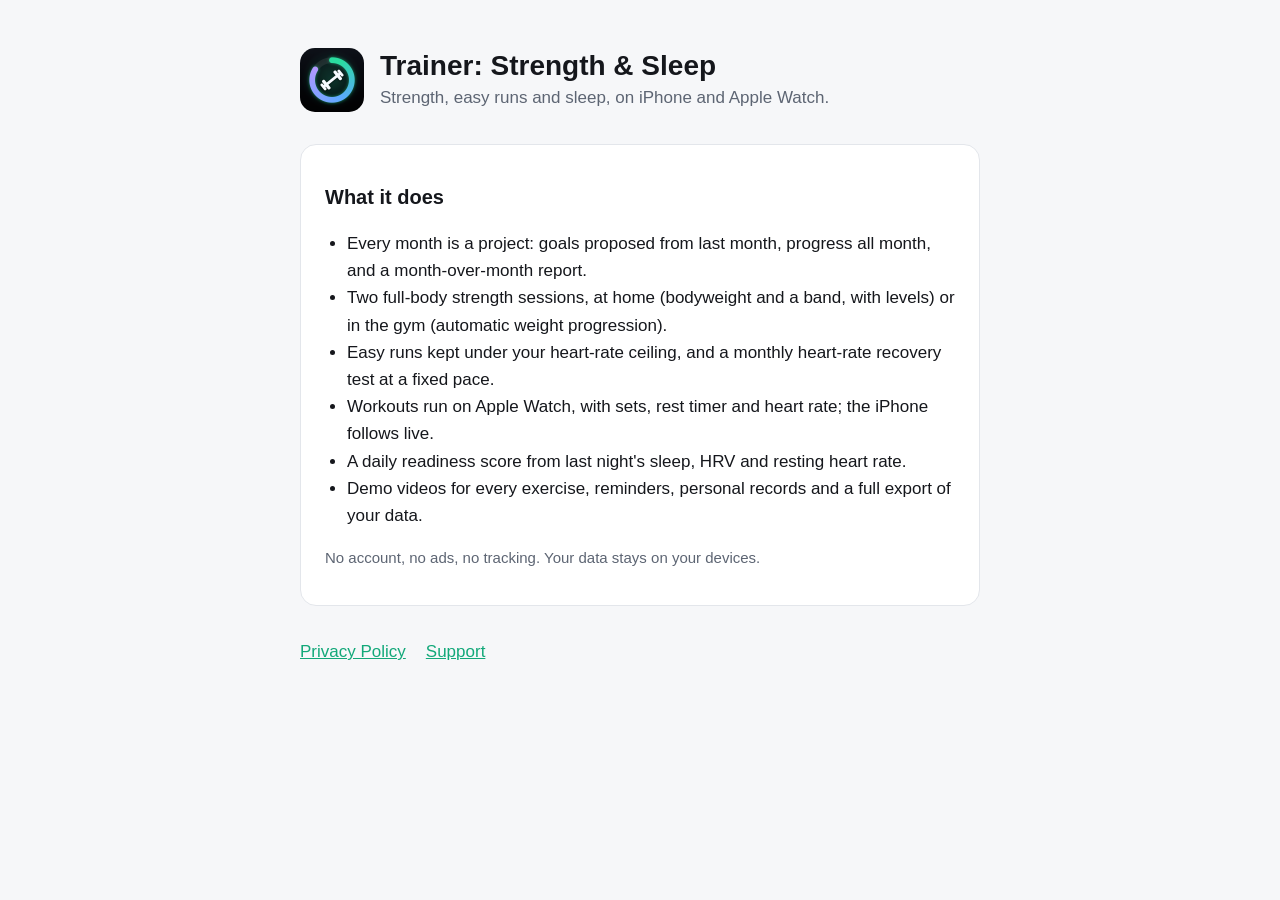
<file: index.html>
<!doctype html>
<html lang="en">
<head>
  <meta charset="utf-8">
  <meta name="viewport" content="width=device-width, initial-scale=1">
  <title>Trainer: Strength &amp; Sleep</title>
  <meta name="description" content="A simple strength, easy-run and sleep programme for iPhone and Apple Watch.">
  <link rel="stylesheet" href="style.css">
  <link rel="icon" href="icon.png">
</head>
<body>
<main>
  <header>
    <img src="icon.png" alt="">
    <div>
      <h1>Trainer: Strength &amp; Sleep</h1>
      <p>Strength, easy runs and sleep, on iPhone and Apple Watch.</p>
    </div>
  </header>
  <div class="card">
    <h2>What it does</h2>
    <ul>
      <li>Every month is a project: goals proposed from last month, progress all month, and a month-over-month report.</li>
      <li>Two full-body strength sessions, at home (bodyweight and a band, with levels) or in the gym (automatic weight progression).</li>
      <li>Easy runs kept under your heart-rate ceiling, and a monthly heart-rate recovery test at a fixed pace.</li>
      <li>Workouts run on Apple Watch, with sets, rest timer and heart rate; the iPhone follows live.</li>
      <li>A daily readiness score from last night's sleep, HRV and resting heart rate.</li>
      <li>Demo videos for every exercise, reminders, personal records and a full export of your data.</li>
    </ul>
    <p class="muted">No account, no ads, no tracking. Your data stays on your devices.</p>
  </div>
  <nav>
    <a href="privacy">Privacy Policy</a>
    <a href="support">Support</a>
  </nav>
</main>
</body>
</html>
</file>
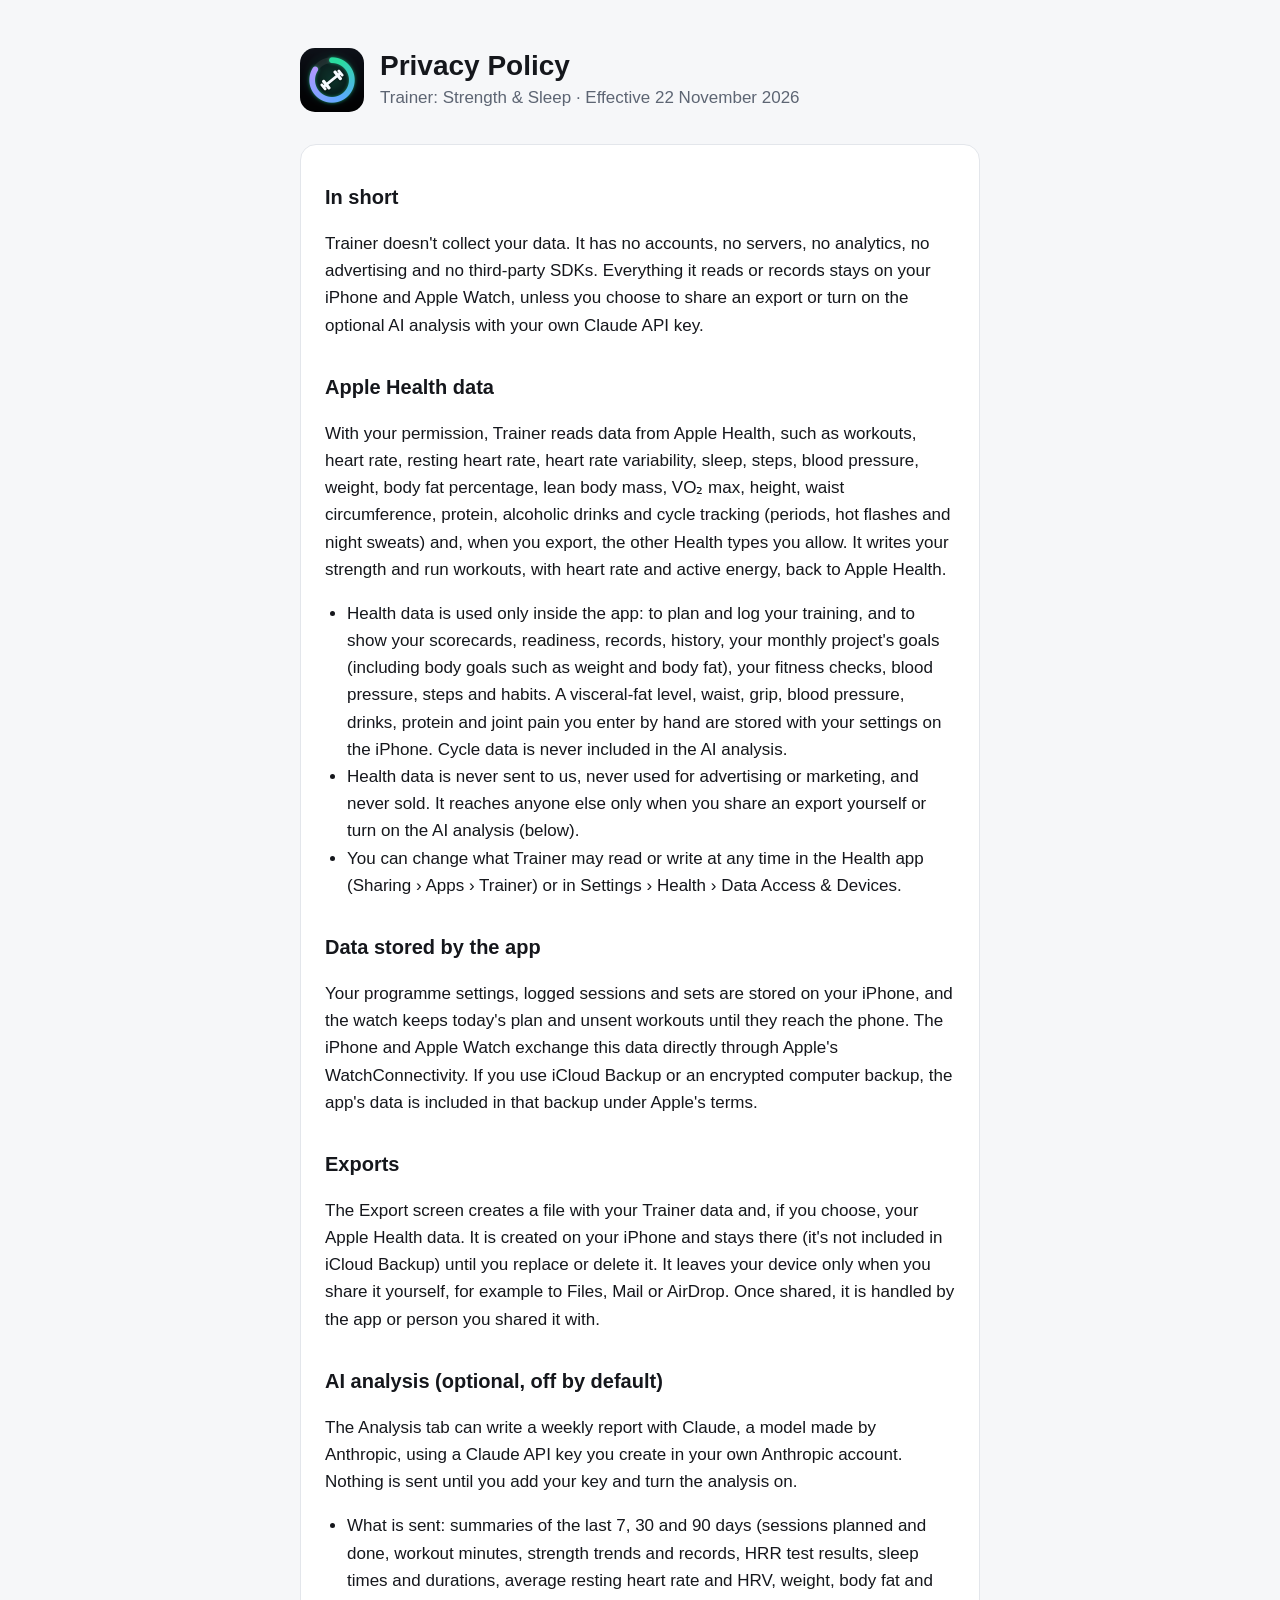
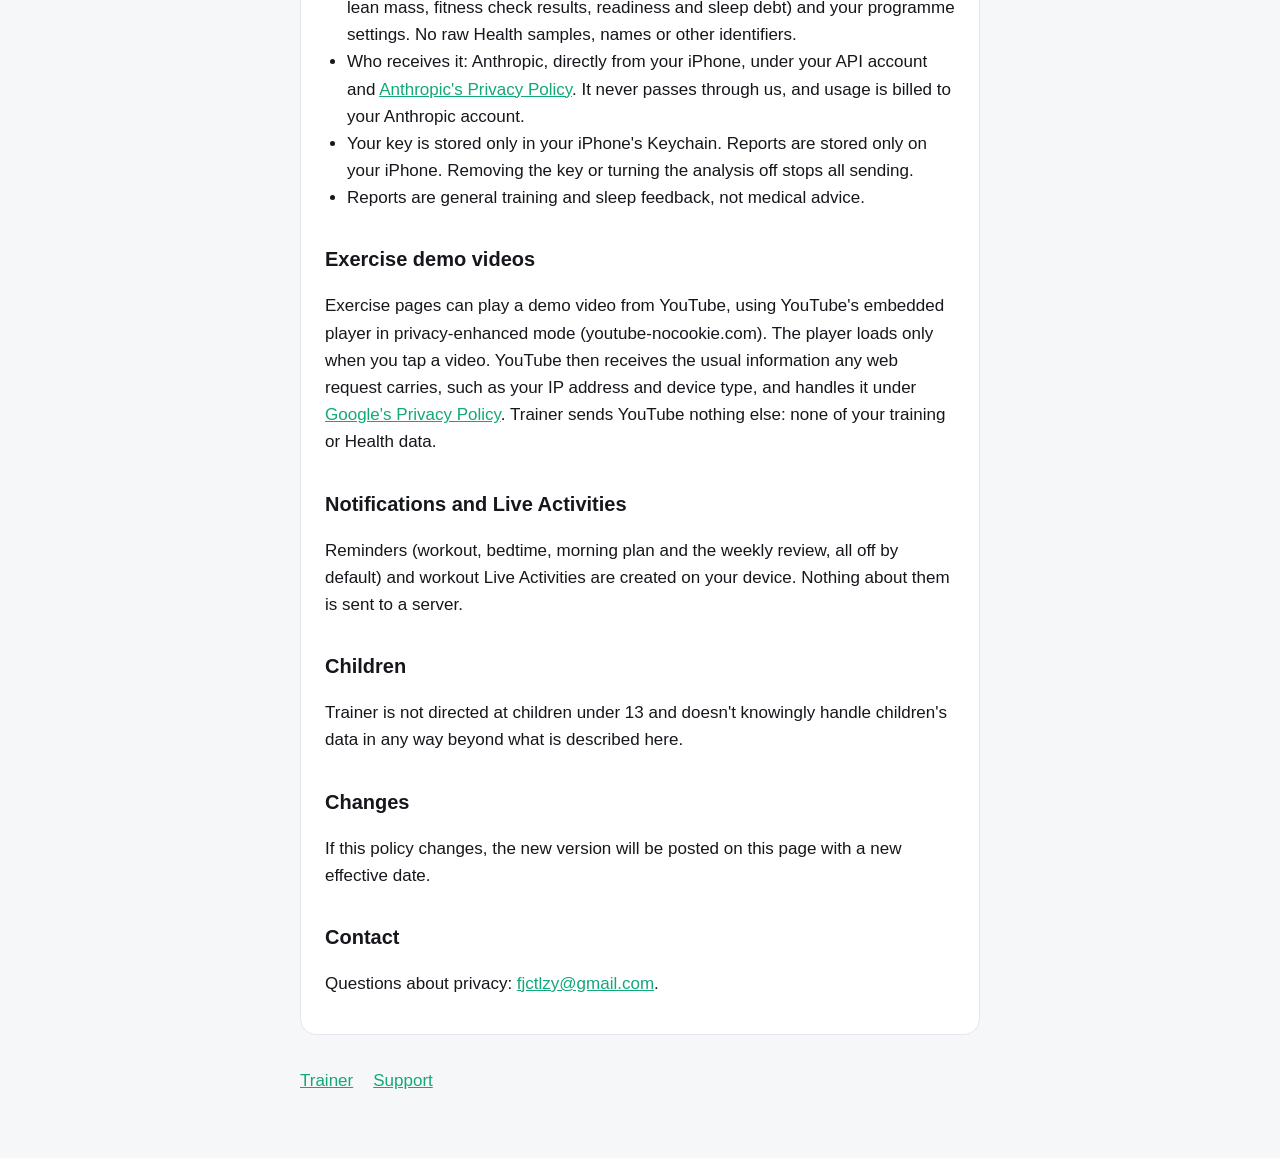
<file: privacy.html>
<!doctype html>
<html lang="en">
<head>
  <meta charset="utf-8">
  <meta name="viewport" content="width=device-width, initial-scale=1">
  <title>Trainer Privacy Policy</title>
  <link rel="stylesheet" href="style.css">
  <link rel="icon" href="icon.png">
</head>
<body>
<main>
  <header>
    <img src="icon.png" alt="">
    <div>
      <h1>Privacy Policy</h1>
      <p>Trainer: Strength &amp; Sleep · Effective 22 November 2026</p>
    </div>
  </header>
  <div class="card">
    <h2>In short</h2>
    <p>Trainer doesn't collect your data. It has no accounts, no servers, no analytics, no advertising and no
      third-party SDKs. Everything it reads or records stays on your iPhone and Apple Watch, unless you choose to
      share an export or turn on the optional AI analysis with your own Claude API key.</p>

    <h2>Apple Health data</h2>
    <p>With your permission, Trainer reads data from Apple Health, such as workouts, heart rate, resting heart rate,
      heart rate variability, sleep, steps, blood pressure, weight, body fat percentage, lean body mass, VO₂ max,
      height, waist circumference, protein, alcoholic drinks and cycle tracking (periods, hot flashes and night sweats)
      and, when you export, the other Health types you allow. It writes your strength
      and run workouts, with heart rate and active energy, back to Apple Health.</p>
    <ul>
      <li>Health data is used only inside the app: to plan and log your training, and to show your scorecards,
        readiness, records, history, your monthly project's goals (including body goals such as weight and body
        fat), your fitness checks, blood pressure, steps and habits. A visceral-fat level, waist, grip, blood pressure,
        drinks, protein and joint pain you enter by hand are stored with your settings on the iPhone. Cycle data is
        never included in the AI analysis.</li>
      <li>Health data is never sent to us, never used for advertising or marketing, and never sold. It reaches
        anyone else only when you share an export yourself or turn on the AI analysis (below).</li>
      <li>You can change what Trainer may read or write at any time in the Health app (Sharing › Apps › Trainer) or
        in Settings › Health › Data Access &amp; Devices.</li>
    </ul>

    <h2>Data stored by the app</h2>
    <p>Your programme settings, logged sessions and sets are stored on your iPhone, and the watch keeps today's plan
      and unsent workouts until they reach the phone. The iPhone and Apple Watch exchange this data directly through
      Apple's WatchConnectivity. If you use iCloud Backup or an encrypted computer backup, the app's data is included
      in that backup under Apple's terms.</p>

    <h2>Exports</h2>
    <p>The Export screen creates a file with your Trainer data and, if you choose, your Apple Health data. It is
      created on your iPhone and stays there (it's not included in iCloud Backup) until you replace or delete it.
      It leaves your device only when you share it yourself, for example to Files, Mail or AirDrop. Once shared, it
      is handled by the app or person you shared it with.</p>

    <h2>AI analysis (optional, off by default)</h2>
    <p>The Analysis tab can write a weekly report with Claude, a model made by Anthropic, using a Claude API key you
      create in your own Anthropic account. Nothing is sent until you add your key and turn the analysis on.</p>
    <ul>
      <li>What is sent: summaries of the last 7, 30 and 90 days (sessions planned and done, workout minutes,
        strength trends and records, HRR test results, sleep times and durations, average resting heart rate and
        HRV, weight, body fat and lean mass, fitness check results, readiness and sleep debt) and your programme
        settings. No raw Health samples, names or other identifiers.</li>
      <li>Who receives it: Anthropic, directly from your iPhone, under your API account and
        <a href="https://www.anthropic.com/legal/privacy">Anthropic's Privacy Policy</a>. It never passes through us,
        and usage is billed to your Anthropic account.</li>
      <li>Your key is stored only in your iPhone's Keychain. Reports are stored only on your iPhone. Removing the key
        or turning the analysis off stops all sending.</li>
      <li>Reports are general training and sleep feedback, not medical advice.</li>
    </ul>

    <h2>Exercise demo videos</h2>
    <p>Exercise pages can play a demo video from YouTube, using YouTube's embedded player in privacy-enhanced mode
      (youtube-nocookie.com). The player loads only when you tap a video. YouTube then receives the usual information
      any web request carries, such as your IP address and device type, and handles it under
      <a href="https://policies.google.com/privacy">Google's Privacy Policy</a>. Trainer sends YouTube nothing else:
      none of your training or Health data.</p>

    <h2>Notifications and Live Activities</h2>
    <p>Reminders (workout, bedtime, morning plan and the weekly review, all off by default) and workout Live
      Activities are created on your device. Nothing about them is sent to a server.</p>

    <h2>Children</h2>
    <p>Trainer is not directed at children under 13 and doesn't knowingly handle children's data in any way beyond
      what is described here.</p>

    <h2>Changes</h2>
    <p>If this policy changes, the new version will be posted on this page with a new effective date.</p>

    <h2>Contact</h2>
    <p>Questions about privacy: <a href="mailto:fjctlzy@gmail.com">fjctlzy@gmail.com</a>.</p>
  </div>
  <nav>
    <a href="./">Trainer</a>
    <a href="support">Support</a>
  </nav>
</main>
</body>
</html>
</file>
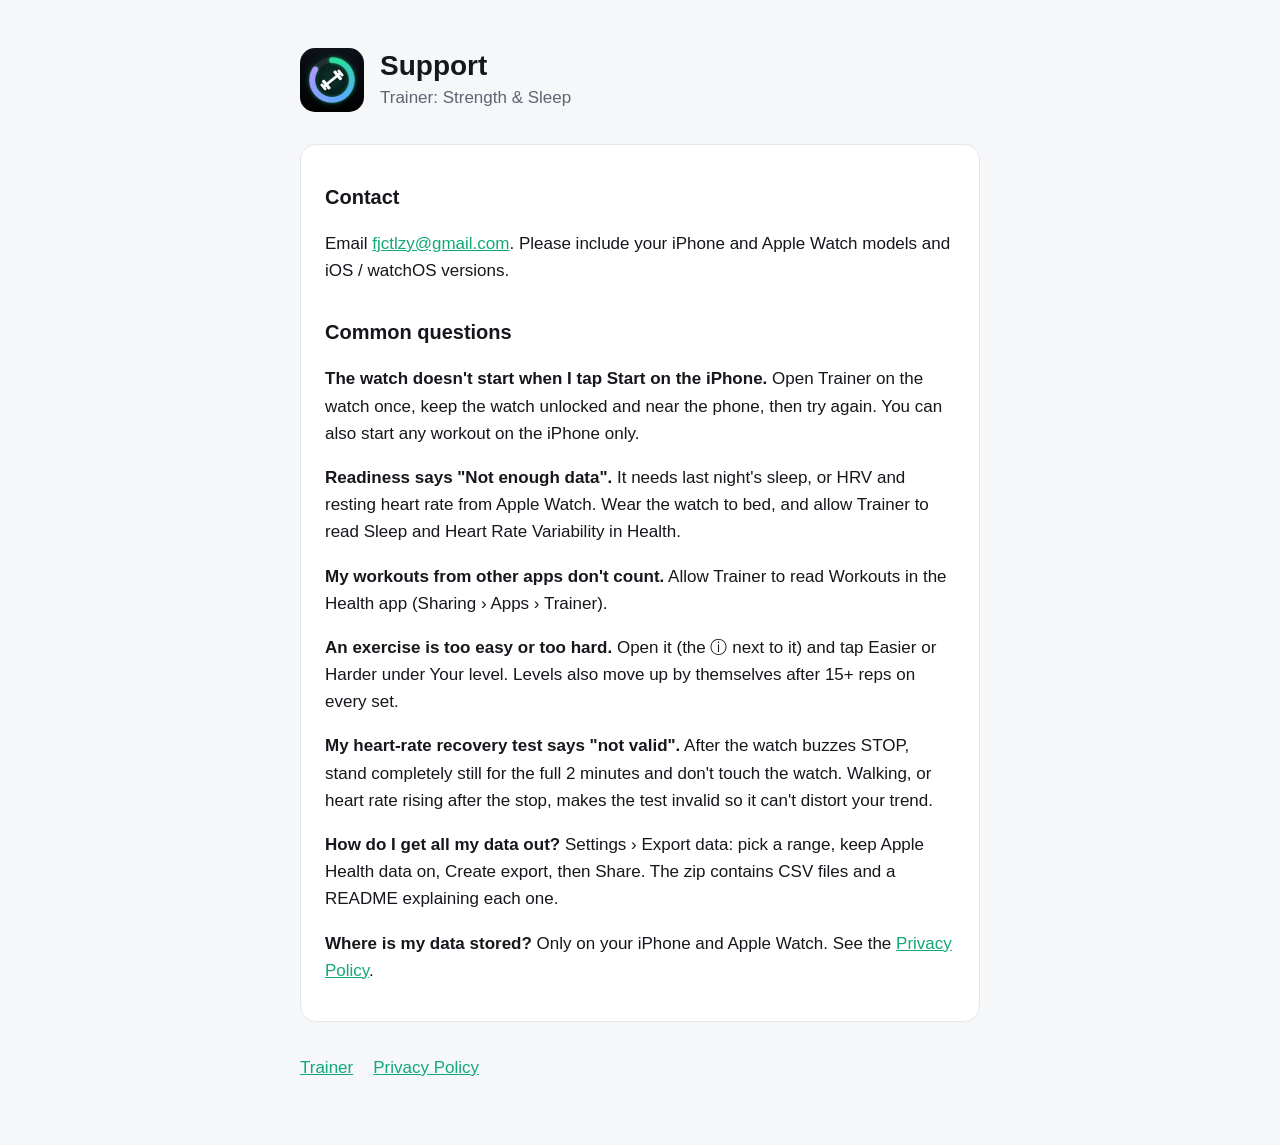
<file: support.html>
<!doctype html>
<html lang="en">
<head>
  <meta charset="utf-8">
  <meta name="viewport" content="width=device-width, initial-scale=1">
  <title>Trainer Support</title>
  <link rel="stylesheet" href="style.css">
  <link rel="icon" href="icon.png">
</head>
<body>
<main>
  <header>
    <img src="icon.png" alt="">
    <div>
      <h1>Support</h1>
      <p>Trainer: Strength &amp; Sleep</p>
    </div>
  </header>
  <div class="card">
    <h2>Contact</h2>
    <p>Email <a href="mailto:fjctlzy@gmail.com">fjctlzy@gmail.com</a>. Please include your iPhone and Apple Watch models and
      iOS / watchOS versions.</p>

    <h2>Common questions</h2>
    <p><strong>The watch doesn't start when I tap Start on the iPhone.</strong> Open Trainer on the watch once, keep
      the watch unlocked and near the phone, then try again. You can also start any workout on the iPhone only.</p>
    <p><strong>Readiness says "Not enough data".</strong> It needs last night's sleep, or HRV and resting heart rate
      from Apple Watch. Wear the watch to bed, and allow Trainer to read Sleep and Heart Rate Variability in Health.</p>
    <p><strong>My workouts from other apps don't count.</strong> Allow Trainer to read Workouts in the Health app
      (Sharing › Apps › Trainer).</p>
    <p><strong>An exercise is too easy or too hard.</strong> Open it (the ⓘ next to it) and tap Easier or Harder under
      Your level. Levels also move up by themselves after 15+ reps on every set.</p>
    <p><strong>My heart-rate recovery test says "not valid".</strong> After the watch buzzes STOP, stand completely
      still for the full 2 minutes and don't touch the watch. Walking, or heart rate rising after the stop, makes the
      test invalid so it can't distort your trend.</p>
    <p><strong>How do I get all my data out?</strong> Settings › Export data: pick a range, keep Apple Health data on,
      Create export, then Share. The zip contains CSV files and a README explaining each one.</p>
    <p><strong>Where is my data stored?</strong> Only on your iPhone and Apple Watch. See the
      <a href="privacy">Privacy Policy</a>.</p>
  </div>
  <nav>
    <a href="./">Trainer</a>
    <a href="privacy">Privacy Policy</a>
  </nav>
</main>
</body>
</html>
</file>
<file: style.css>
:root {
  --bg: #f6f7f9; --card: #ffffff; --text: #15171c; --muted: #5d6573; --line: #e3e6eb; --accent: #12a879;
}
@media (prefers-color-scheme: dark) {
  :root { --bg: #0b0c0f; --card: #16181d; --text: #eef0f3; --muted: #9aa2ae; --line: #262a31; --accent: #2edb9e; }
}
* { box-sizing: border-box; }
body {
  margin: 0; background: var(--bg); color: var(--text);
  font: 17px/1.6 -apple-system, BlinkMacSystemFont, "SF Pro Text", "Helvetica Neue", Arial, sans-serif;
}
main { max-width: 720px; margin: 0 auto; padding: 48px 20px 64px; }
header { display: flex; align-items: center; gap: 16px; margin-bottom: 32px; }
header img { width: 64px; height: 64px; border-radius: 15px; }
header h1 { margin: 0; font-size: 28px; line-height: 1.2; }
header p { margin: 2px 0 0; color: var(--muted); }
h2 { font-size: 20px; margin: 32px 0 8px; }
p, li { color: var(--text); }
ul { padding-left: 22px; }
.card { background: var(--card); border: 1px solid var(--line); border-radius: 16px; padding: 4px 24px 20px; }
.muted { color: var(--muted); font-size: 15px; }
a { color: var(--accent); }
nav { margin-top: 32px; display: flex; gap: 20px; flex-wrap: wrap; }
</file>
